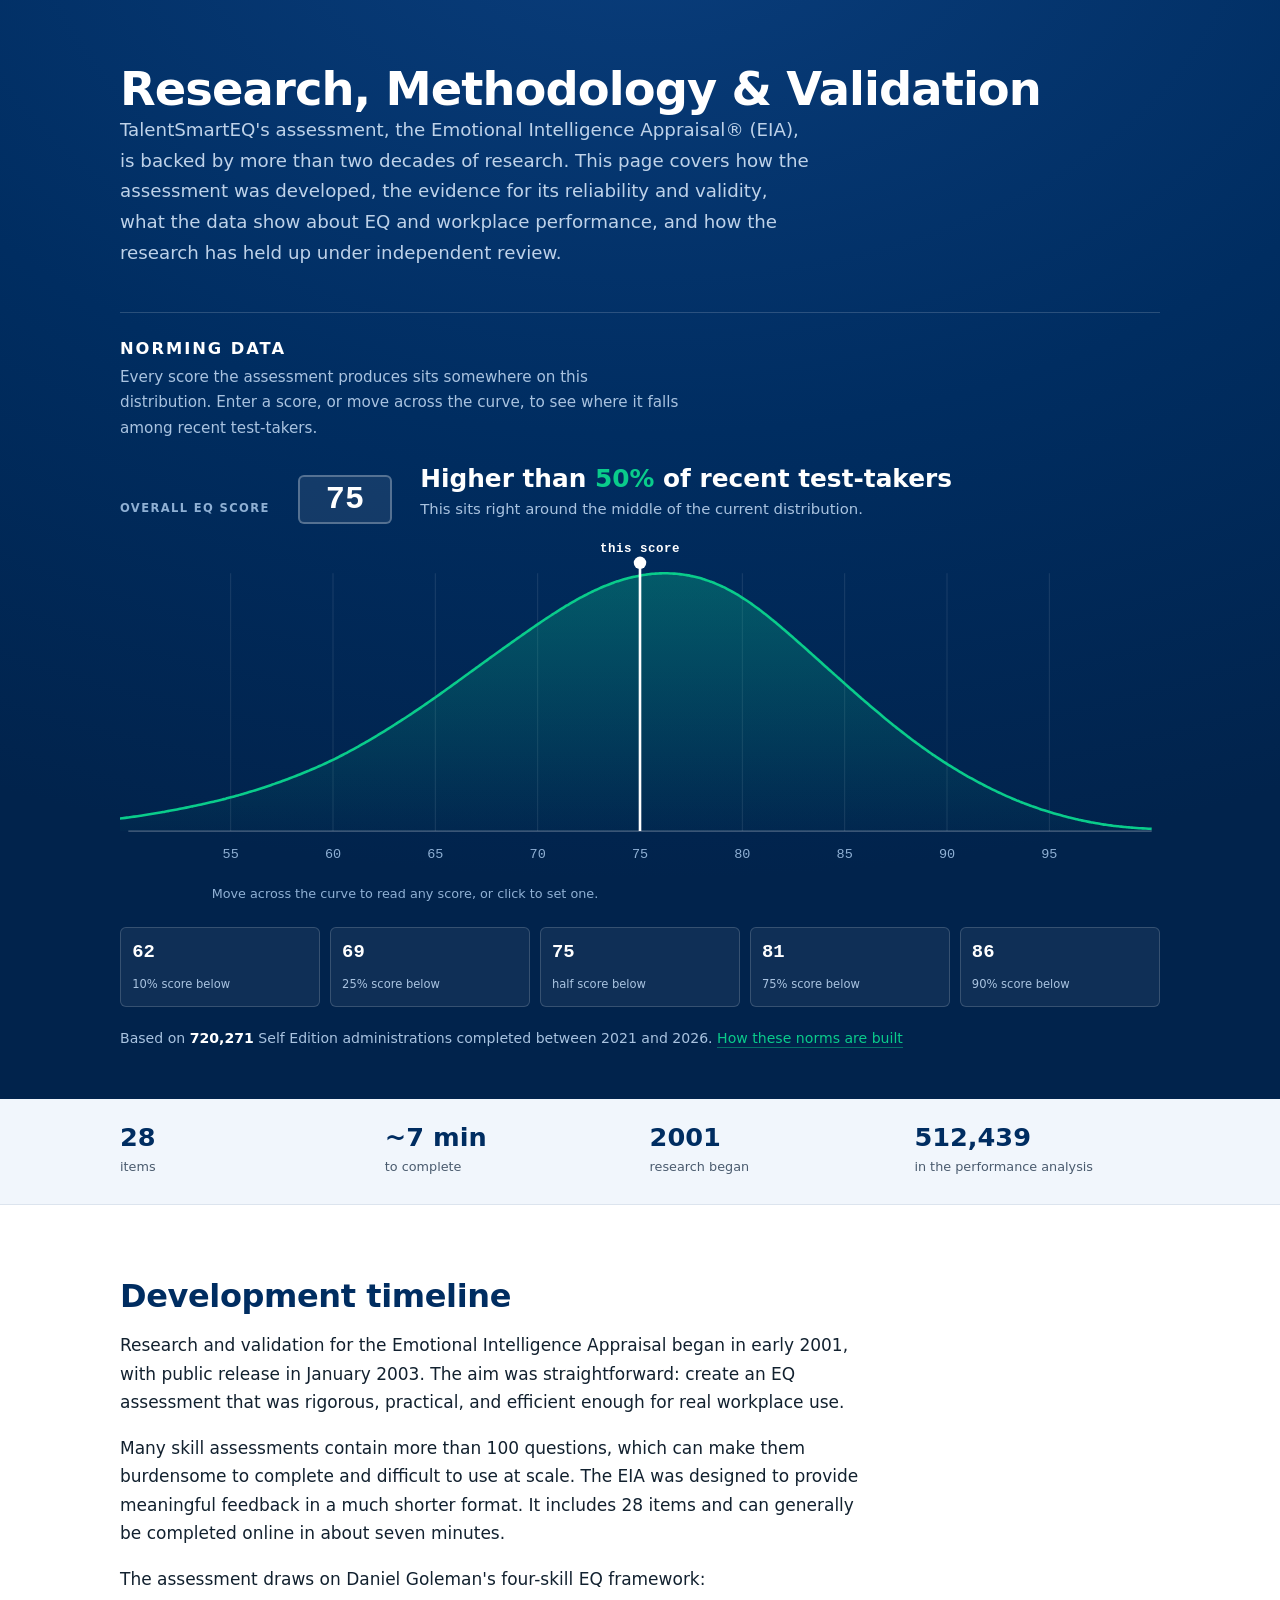
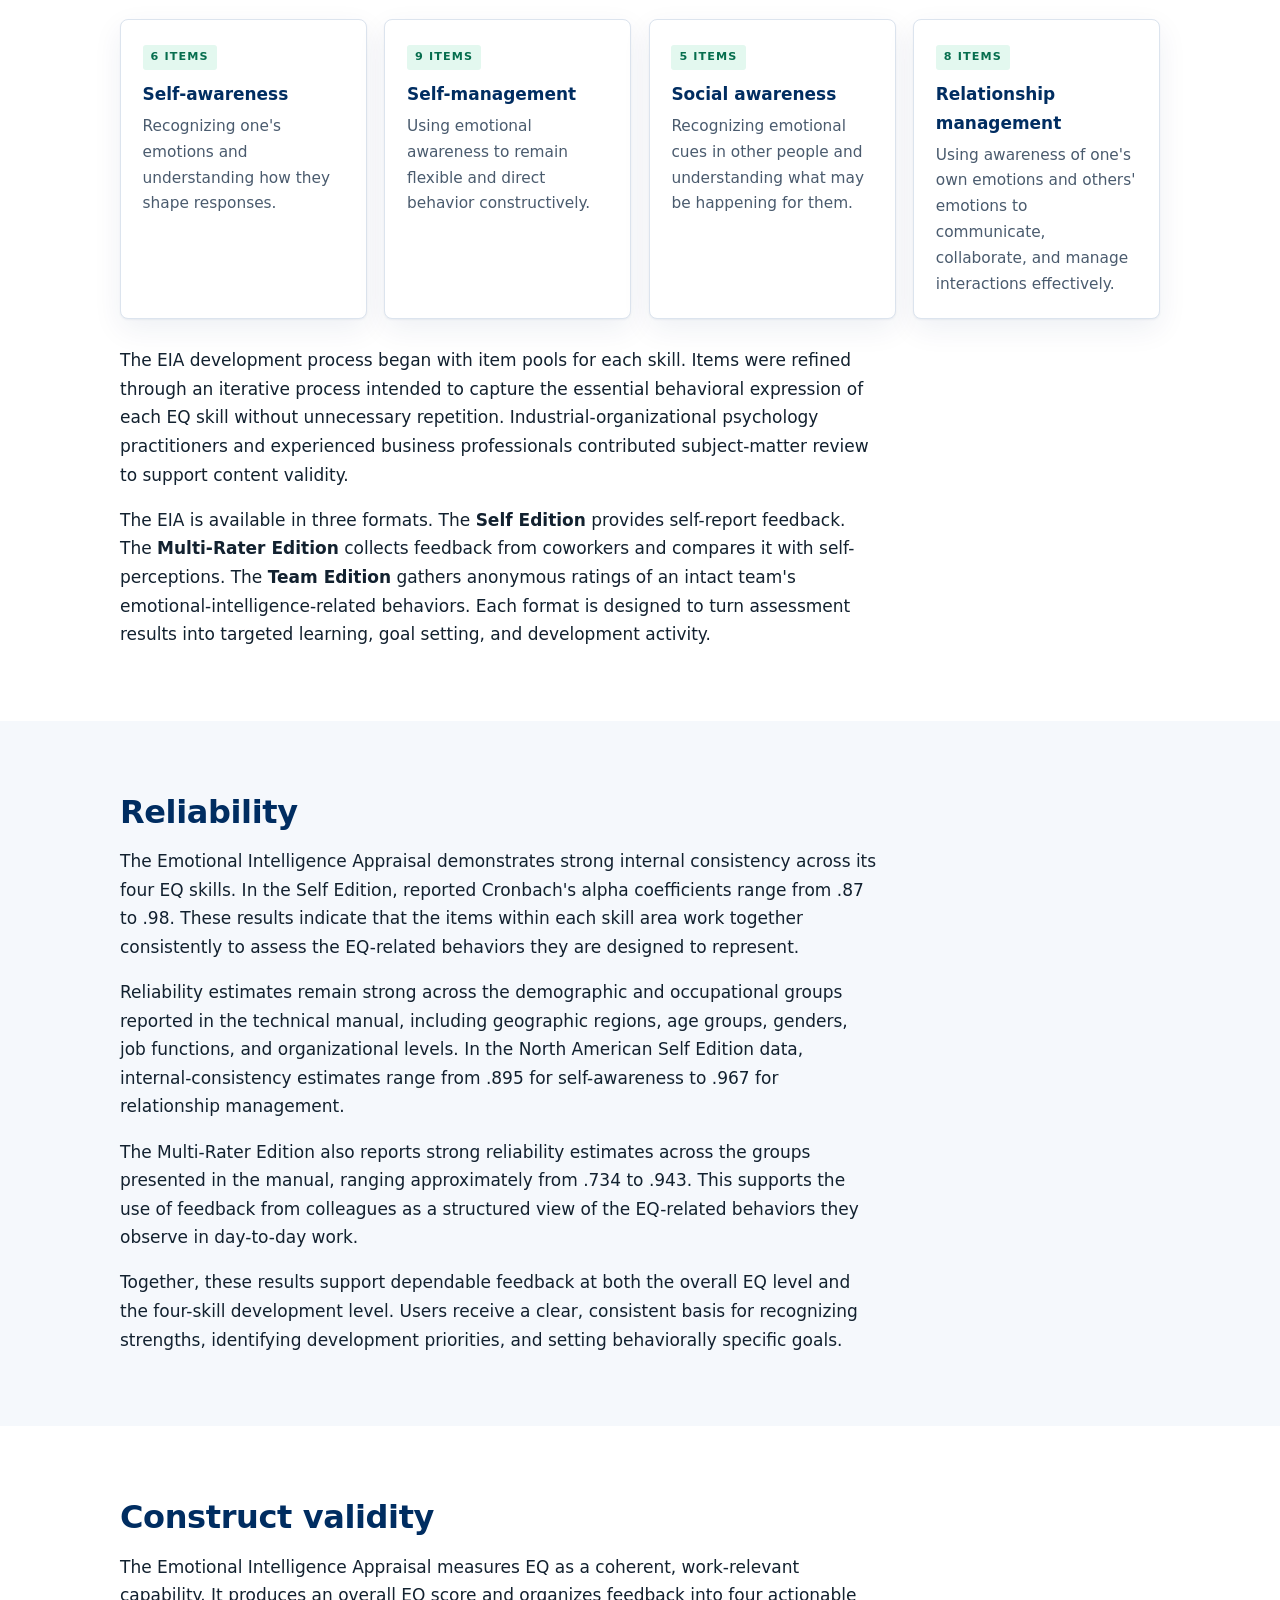
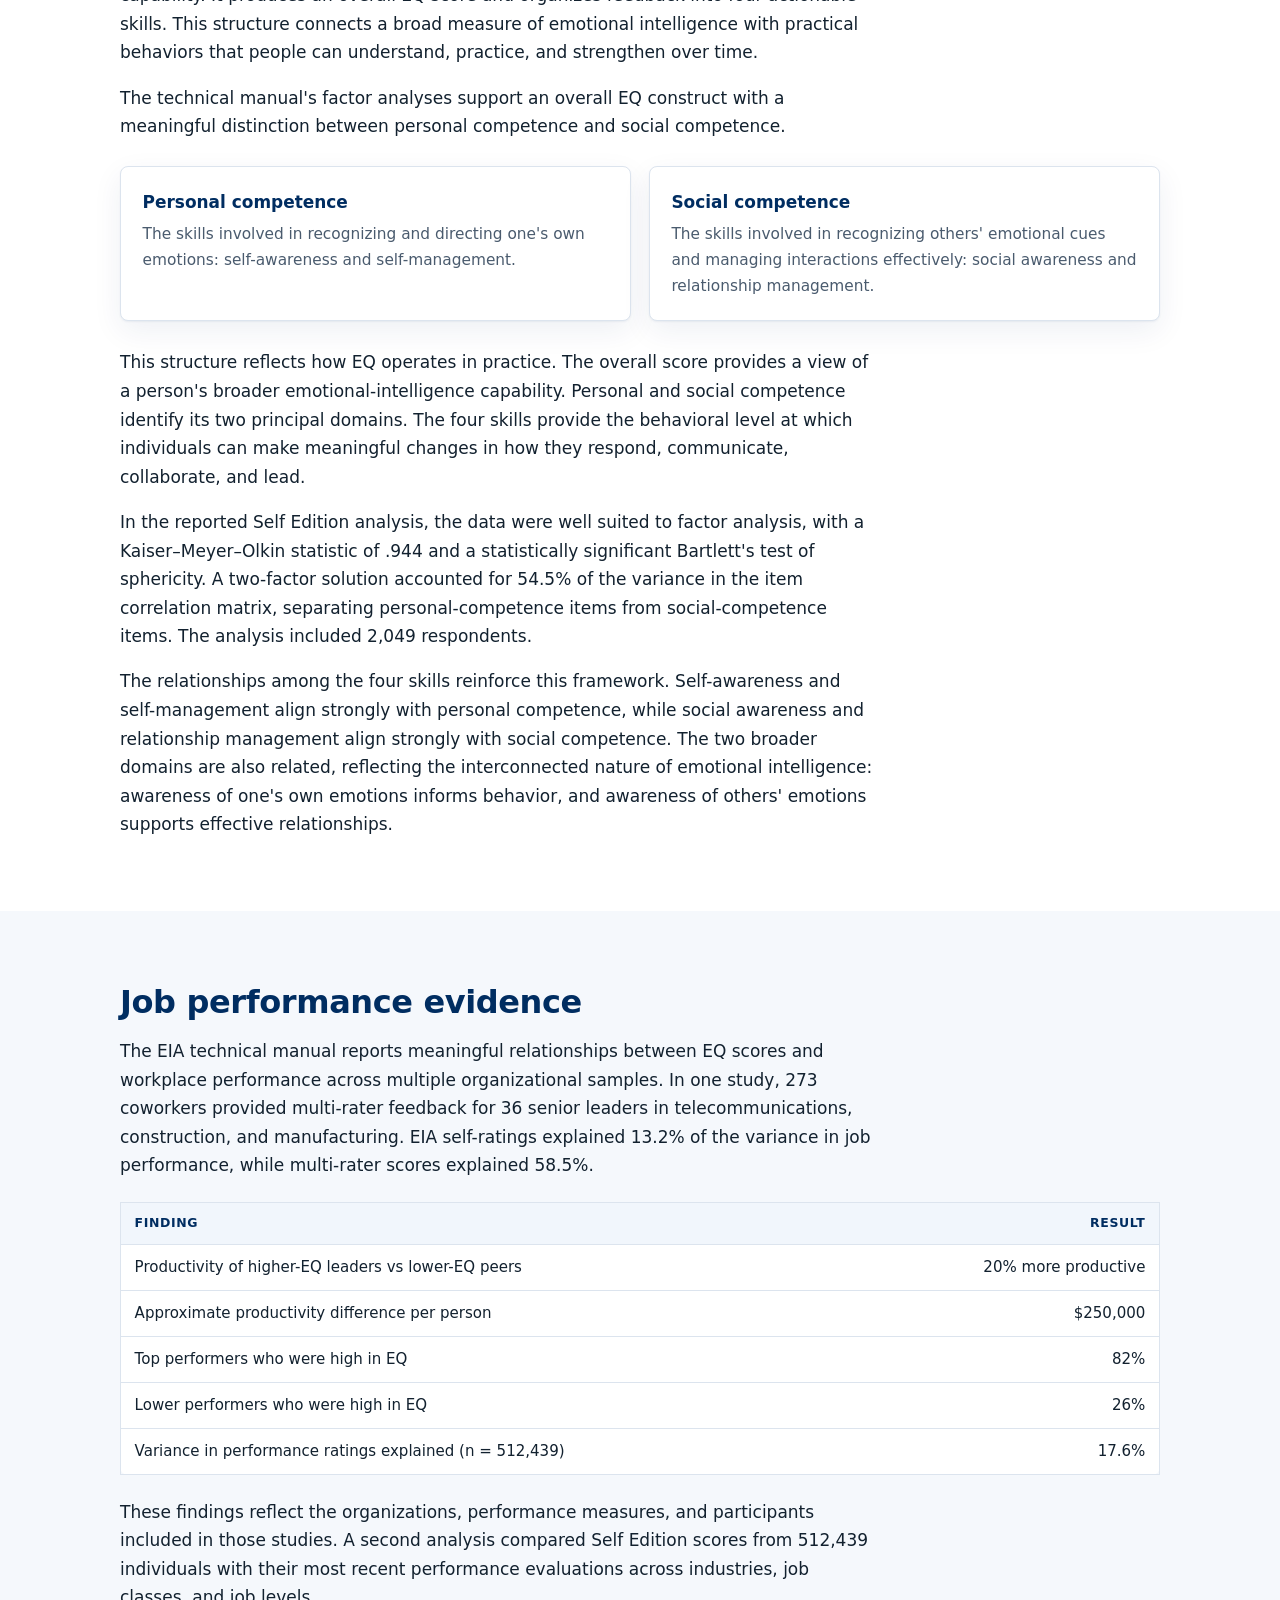
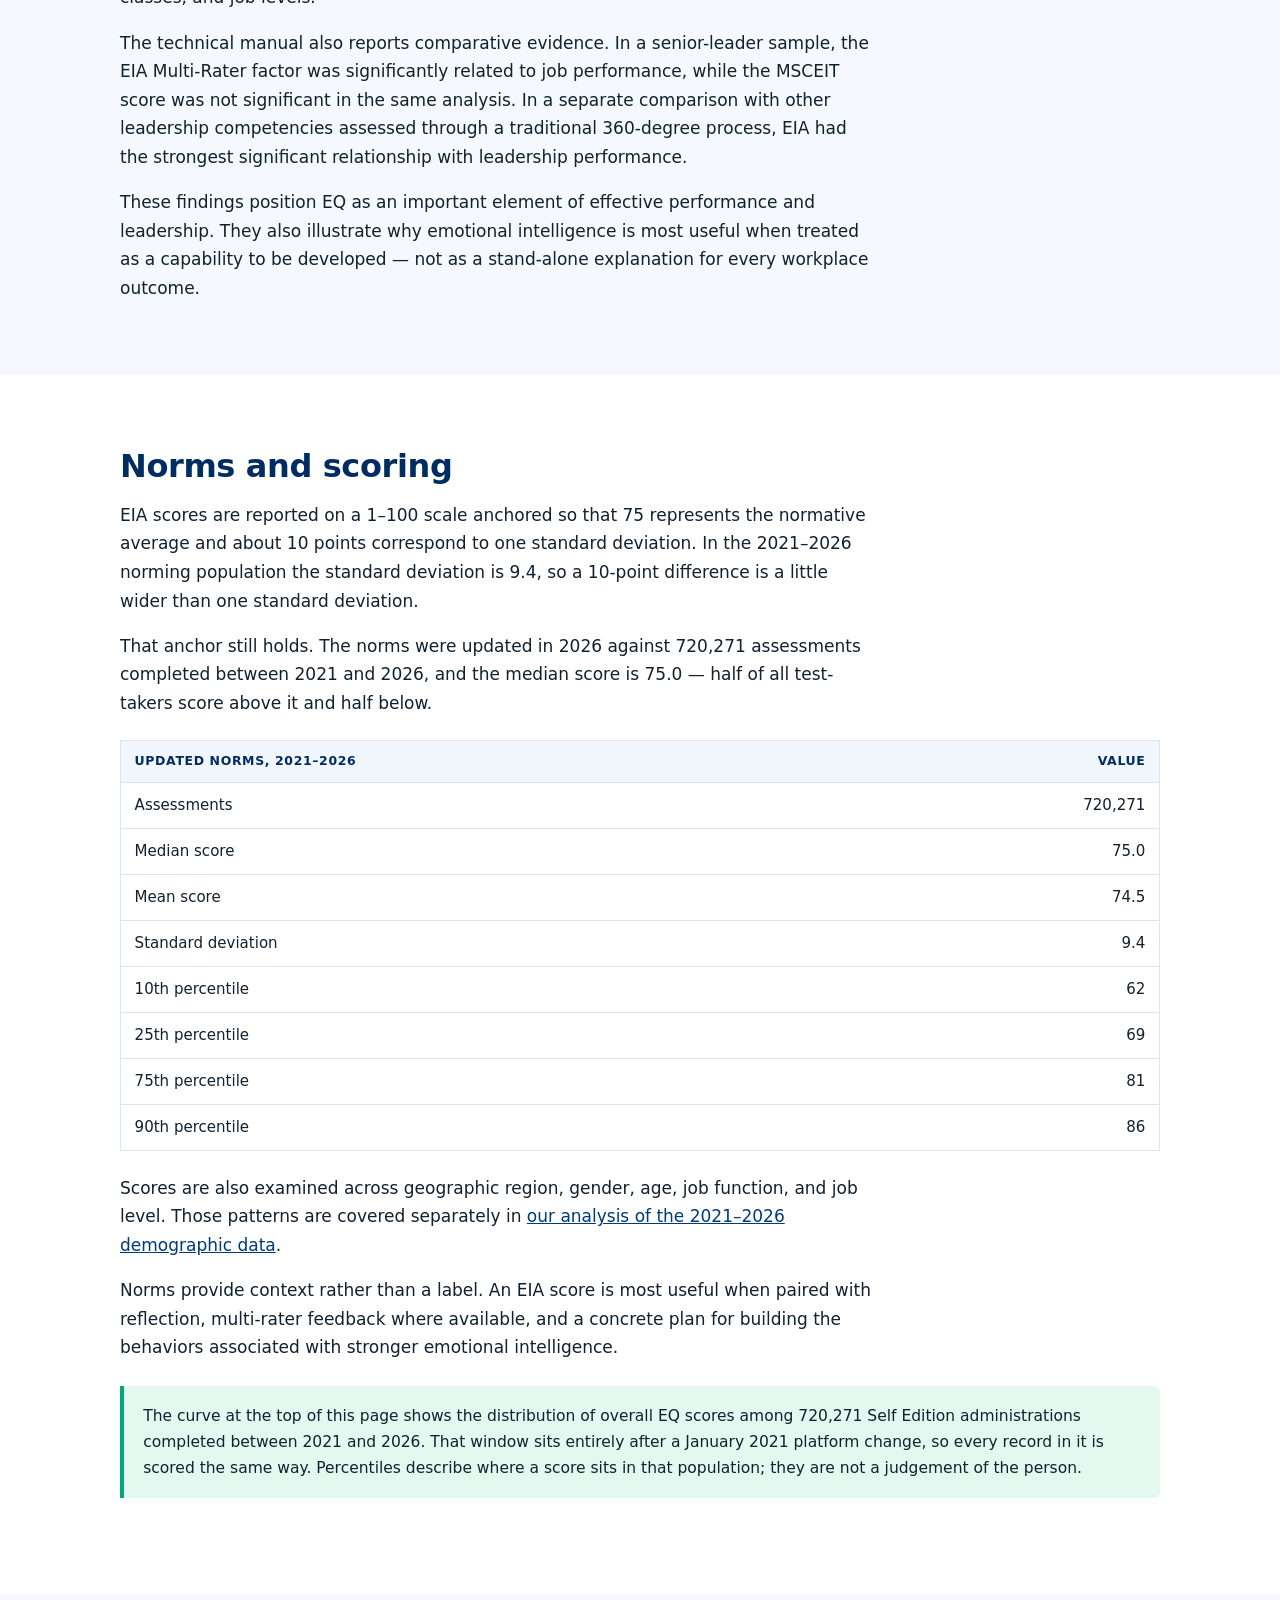
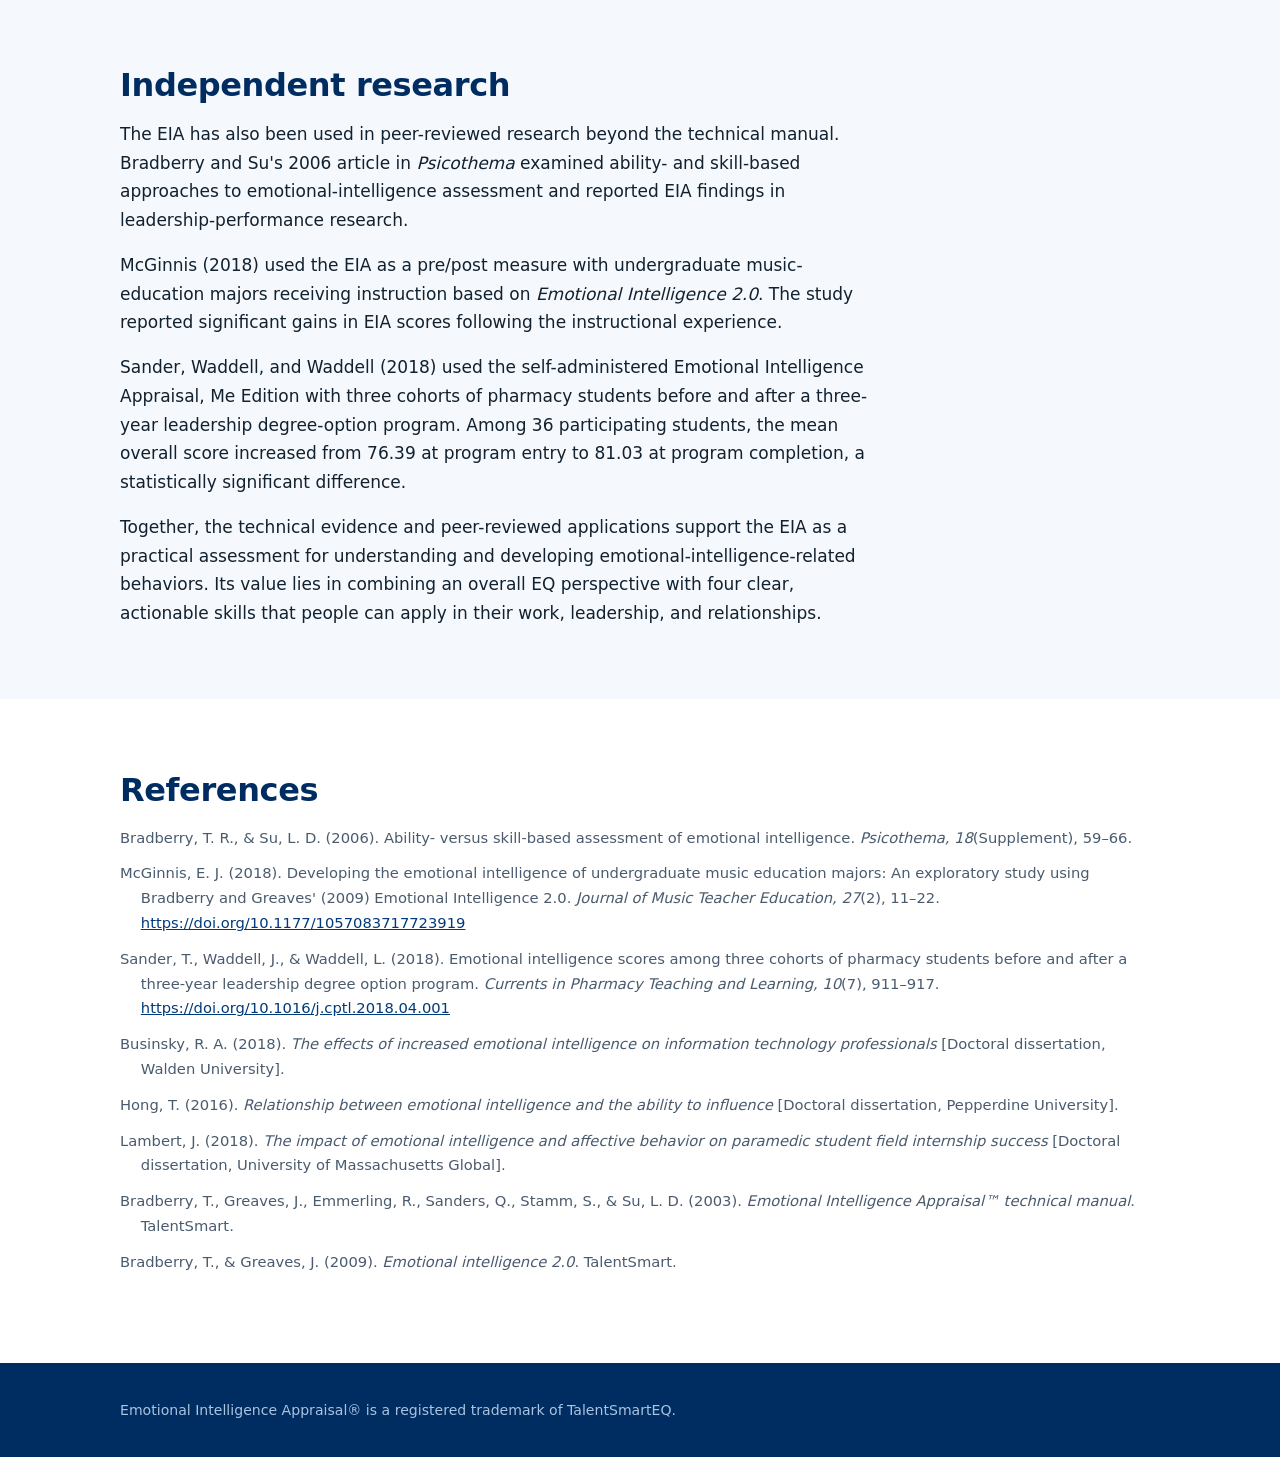
<file: index.html>
<!doctype html>
<html lang="en">
<head>
<meta charset="utf-8">
<meta name="viewport" content="width=device-width, initial-scale=1">
<title>Research, Methodology &amp; Validation | TalentSmartEQ</title>
<meta name="description" content="How the Emotional Intelligence Appraisal was developed, and the evidence for its reliability, validity, and relationship to workplace performance.">
<link rel="stylesheet" href="styles.css">
</head>
<body>

<header class="hero">
  <div class="shell">
    <h1>Research, Methodology &amp; Validation</h1>
    <p class="lede">TalentSmartEQ's assessment, the Emotional Intelligence Appraisal&reg; (EIA), is backed by
      more than two decades of research. This page covers how the assessment was developed, the evidence for
      its reliability and validity, what the data show about EQ and workplace performance, and how the research
      has held up under independent review.</p>

    <div class="explorer">
      <h2 class="hero-sub">Norming data</h2>
      <p class="hero-subnote">Every score the assessment produces sits somewhere on this distribution.
        Enter a score, or move across the curve, to see where it falls among recent test-takers.</p>

      <div class="explorer-entry">
        <label for="score">Overall EQ score</label>
        <input id="score" type="number" min="20" max="100" step="1" value="75" inputmode="numeric" aria-describedby="verdict">
        <div class="readout" id="verdict" aria-live="polite">
          <div class="big" id="line1">Higher than <em>51%</em> of recent test-takers</div>
          <div class="sec" id="line2">This sits right at the middle of the current distribution.</div>
        </div>
      </div>

      <div class="chartwrap">
        <svg id="chart" viewBox="0 0 1000 320" role="img"
             aria-label="Distribution of overall EQ scores among 720,271 test-takers from 2021 to 2026"></svg>
        <div class="tip" id="tip"></div>
      </div>

      <p class="hint">Move across the curve to read any score, or click to set one.</p>
      <div class="marks" id="marks"></div>

      <p class="basis">Based on <strong>720,271</strong> Self Edition administrations completed between 2021 and 2026.
        <a href="#norms">How these norms are built</a></p>
    </div>
  </div>
</header>

<div class="statband">
  <div class="shell stats">
    <div class="stat"><b>28</b><span>items</span></div>
    <div class="stat"><b>~7 min</b><span>to complete</span></div>
    <div class="stat"><b>2001</b><span>research began</span></div>
    <div class="stat"><b>512,439</b><span>in the performance analysis</span></div>
  </div>
</div>

<section>
  <div class="shell">
    <h2>Development timeline</h2>
    <p>Research and validation for the Emotional Intelligence Appraisal began in early 2001, with public release in January 2003. The aim was straightforward: create an EQ assessment that was rigorous, practical, and efficient enough for real workplace use.</p>
    <p>Many skill assessments contain more than 100 questions, which can make them burdensome to complete and difficult to use at scale. The EIA was designed to provide meaningful feedback in a much shorter format. It includes 28 items and can generally be completed online in about seven minutes.</p>
    <p>The assessment draws on Daniel Goleman's four-skill EQ framework:</p>

    <div class="grid four">
      <div class="card"><span class="tag">6 items</span><h3>Self-awareness</h3>
        <p>Recognizing one's emotions and understanding how they shape responses.</p></div>
      <div class="card"><span class="tag">9 items</span><h3>Self-management</h3>
        <p>Using emotional awareness to remain flexible and direct behavior constructively.</p></div>
      <div class="card"><span class="tag">5 items</span><h3>Social awareness</h3>
        <p>Recognizing emotional cues in other people and understanding what may be happening for them.</p></div>
      <div class="card"><span class="tag">8 items</span><h3>Relationship management</h3>
        <p>Using awareness of one's own emotions and others' emotions to communicate, collaborate, and manage interactions effectively.</p></div>
    </div>

    <p class="spaced">The EIA development process began with item pools for each skill. Items were refined through an iterative process intended to capture the essential behavioral expression of each EQ skill without unnecessary repetition. Industrial-organizational psychology practitioners and experienced business professionals contributed subject-matter review to support content validity.</p>
    <p>The EIA is available in three formats. The <strong>Self Edition</strong> provides self-report feedback. The <strong>Multi-Rater Edition</strong> collects feedback from coworkers and compares it with self-perceptions. The <strong>Team Edition</strong> gathers anonymous ratings of an intact team's emotional-intelligence-related behaviors. Each format is designed to turn assessment results into targeted learning, goal setting, and development activity.</p>
  </div>
</section>

<section class="tint">
  <div class="shell">
    <h2>Reliability</h2>
    <p>The Emotional Intelligence Appraisal demonstrates strong internal consistency across its four EQ skills. In the Self Edition, reported Cronbach's alpha coefficients range from .87 to .98. These results indicate that the items within each skill area work together consistently to assess the EQ-related behaviors they are designed to represent.</p>
    <p>Reliability estimates remain strong across the demographic and occupational groups reported in the technical manual, including geographic regions, age groups, genders, job functions, and organizational levels. In the North American Self Edition data, internal-consistency estimates range from .895 for self-awareness to .967 for relationship management.</p>
    <p>The Multi-Rater Edition also reports strong reliability estimates across the groups presented in the manual, ranging approximately from .734 to .943. This supports the use of feedback from colleagues as a structured view of the EQ-related behaviors they observe in day-to-day work.</p>
    <p>Together, these results support dependable feedback at both the overall EQ level and the four-skill development level. Users receive a clear, consistent basis for recognizing strengths, identifying development priorities, and setting behaviorally specific goals.</p>
  </div>
</section>

<section>
  <div class="shell">
    <h2>Construct validity</h2>
    <p>The Emotional Intelligence Appraisal measures EQ as a coherent, work-relevant capability. It produces an overall EQ score and organizes feedback into four actionable skills. This structure connects a broad measure of emotional intelligence with practical behaviors that people can understand, practice, and strengthen over time.</p>
    <p>The technical manual's factor analyses support an overall EQ construct with a meaningful distinction between personal competence and social competence.</p>

    <div class="grid two">
      <div class="card"><h3>Personal competence</h3>
        <p>The skills involved in recognizing and directing one's own emotions: self-awareness and self-management.</p></div>
      <div class="card"><h3>Social competence</h3>
        <p>The skills involved in recognizing others' emotional cues and managing interactions effectively: social awareness and relationship management.</p></div>
    </div>

    <p class="spaced">This structure reflects how EQ operates in practice. The overall score provides a view of a person's broader emotional-intelligence capability. Personal and social competence identify its two principal domains. The four skills provide the behavioral level at which individuals can make meaningful changes in how they respond, communicate, collaborate, and lead.</p>
    <p>In the reported Self Edition analysis, the data were well suited to factor analysis, with a Kaiser&ndash;Meyer&ndash;Olkin statistic of .944 and a statistically significant Bartlett's test of sphericity. A two-factor solution accounted for 54.5% of the variance in the item correlation matrix, separating personal-competence items from social-competence items. The analysis included 2,049 respondents.</p>
    <p>The relationships among the four skills reinforce this framework. Self-awareness and self-management align strongly with personal competence, while social awareness and relationship management align strongly with social competence. The two broader domains are also related, reflecting the interconnected nature of emotional intelligence: awareness of one's own emotions informs behavior, and awareness of others' emotions supports effective relationships.</p>
  </div>
</section>

<section class="tint">
  <div class="shell">
    <h2>Job performance evidence</h2>
    <p>The EIA technical manual reports meaningful relationships between EQ scores and workplace performance across multiple organizational samples. In one study, 273 coworkers provided multi-rater feedback for 36 senior leaders in telecommunications, construction, and manufacturing. EIA self-ratings explained 13.2% of the variance in job performance, while multi-rater scores explained 58.5%.</p>

    <div class="scroll">
      <table>
        <thead><tr><th>Finding</th><th>Result</th></tr></thead>
        <tbody>
          <tr><td>Productivity of higher-EQ leaders vs lower-EQ peers</td><td>20% more productive</td></tr>
          <tr><td>Approximate productivity difference per person</td><td>$250,000</td></tr>
          <tr><td>Top performers who were high in EQ</td><td>82%</td></tr>
          <tr><td>Lower performers who were high in EQ</td><td>26%</td></tr>
          <tr><td>Variance in performance ratings explained (n = 512,439)</td><td>17.6%</td></tr>
        </tbody>
      </table>
    </div>

    <p>These findings reflect the organizations, performance measures, and participants included in those studies. A second analysis compared Self Edition scores from 512,439 individuals with their most recent performance evaluations across industries, job classes, and job levels.</p>

    <p>The technical manual also reports comparative evidence. In a senior-leader sample, the EIA Multi-Rater factor was significantly related to job performance, while the MSCEIT score was not significant in the same analysis. In a separate comparison with other leadership competencies assessed through a traditional 360-degree process, EIA had the strongest significant relationship with leadership performance.</p>
    <p>These findings position EQ as an important element of effective performance and leadership. They also illustrate why emotional intelligence is most useful when treated as a capability to be developed &mdash; not as a stand-alone explanation for every workplace outcome.</p>
  </div>
</section>

<section id="norms">
  <div class="shell">
    <h2>Norms and scoring</h2>
    <p>EIA scores are reported on a 1&ndash;100 scale anchored so that 75 represents the normative average and about 10 points correspond to one standard deviation. In the 2021&ndash;2026 norming population the standard deviation is 9.4, so a 10-point difference is a little wider than one standard deviation.</p>

    <p>That anchor still holds. The norms were updated in 2026 against 720,271 assessments completed between
      2021 and 2026, and the median score is 75.0 &mdash; half of all test-takers score above it and half below.</p>

    <div class="scroll">
      <table>
        <thead><tr><th>Updated norms, 2021&ndash;2026</th><th>Value</th></tr></thead>
        <tbody>
          <tr><td>Assessments</td><td>720,271</td></tr>
          <tr><td>Median score</td><td>75.0</td></tr>
          <tr><td>Mean score</td><td>74.5</td></tr>
          <tr><td>Standard deviation</td><td>9.4</td></tr>
          <tr><td>10th percentile</td><td>62</td></tr>
          <tr><td>25th percentile</td><td>69</td></tr>
          <tr><td>75th percentile</td><td>81</td></tr>
          <tr><td>90th percentile</td><td>86</td></tr>
        </tbody>
      </table>
    </div>
    <!-- TODO before publishing: replace href="#" with the demographics article URL. -->
    <p>Scores are also examined across geographic region, gender, age, job function, and job level. Those patterns are covered separately in <a href="#">our analysis of the 2021&ndash;2026 demographic data</a>.</p>
    <p>Norms provide context rather than a label. An EIA score is most useful when paired with reflection, multi-rater feedback where available, and a concrete plan for building the behaviors associated with stronger emotional intelligence.</p>

    <div class="callout">
      <p>The curve at the top of this page shows the distribution of overall EQ scores among 720,271 Self Edition
        administrations completed between 2021 and 2026. That window sits entirely after a January 2021 platform
        change, so every record in it is scored the same way. Percentiles describe where a score sits in that
        population; they are not a judgement of the person.</p>
    </div>
  </div>
</section>

<section class="tint">
  <div class="shell">
    <h2>Independent research</h2>
    <p>The EIA has also been used in peer-reviewed research beyond the technical manual. Bradberry and Su's 2006 article in <em>Psicothema</em> examined ability- and skill-based approaches to emotional-intelligence assessment and reported EIA findings in leadership-performance research.</p>
    <p>McGinnis (2018) used the EIA as a pre/post measure with undergraduate music-education majors receiving instruction based on <em>Emotional Intelligence 2.0</em>. The study reported significant gains in EIA scores following the instructional experience.</p>
    <p>Sander, Waddell, and Waddell (2018) used the self-administered Emotional Intelligence Appraisal, Me Edition with three cohorts of pharmacy students before and after a three-year leadership degree-option program. Among 36 participating students, the mean overall score increased from 76.39 at program entry to 81.03 at program completion, a statistically significant difference.</p>
    <p>Together, the technical evidence and peer-reviewed applications support the EIA as a practical assessment for understanding and developing emotional-intelligence-related behaviors. Its value lies in combining an overall EQ perspective with four clear, actionable skills that people can apply in their work, leadership, and relationships.</p>
  </div>
</section>

<section>
  <div class="shell">
    <h2>References</h2>
    <ul class="refs">
      <li>Bradberry, T. R., &amp; Su, L. D. (2006). Ability- versus skill-based assessment of emotional intelligence. <em>Psicothema, 18</em>(Supplement), 59&ndash;66.</li>
      <li>McGinnis, E. J. (2018). Developing the emotional intelligence of undergraduate music education majors: An exploratory study using Bradberry and Greaves' (2009) Emotional Intelligence 2.0. <em>Journal of Music Teacher Education, 27</em>(2), 11&ndash;22. <a href="https://doi.org/10.1177/1057083717723919">https://doi.org/10.1177/1057083717723919</a></li>
      <li>Sander, T., Waddell, J., &amp; Waddell, L. (2018). Emotional intelligence scores among three cohorts of pharmacy students before and after a three-year leadership degree option program. <em>Currents in Pharmacy Teaching and Learning, 10</em>(7), 911&ndash;917. <a href="https://doi.org/10.1016/j.cptl.2018.04.001">https://doi.org/10.1016/j.cptl.2018.04.001</a></li>
      <li>Businsky, R. A. (2018). <em>The effects of increased emotional intelligence on information technology professionals</em> [Doctoral dissertation, Walden University].</li>
      <li>Hong, T. (2016). <em>Relationship between emotional intelligence and the ability to influence</em> [Doctoral dissertation, Pepperdine University].</li>
      <li>Lambert, J. (2018). <em>The impact of emotional intelligence and affective behavior on paramedic student field internship success</em> [Doctoral dissertation, University of Massachusetts Global].</li>
      <li>Bradberry, T., Greaves, J., Emmerling, R., Sanders, Q., Stamm, S., &amp; Su, L. D. (2003). <em>Emotional Intelligence Appraisal&trade; technical manual</em>. TalentSmart.</li>
      <li>Bradberry, T., &amp; Greaves, J. (2009). <em>Emotional intelligence 2.0</em>. TalentSmart.</li>
    </ul>
  </div>
</section>

<footer>
  <div class="shell">
    <p>Emotional Intelligence Appraisal&reg; is a registered trademark of TalentSmartEQ.</p>
  </div>
</footer>

<script src="eq-distribution.js"></script>
<script src="score-explorer.js"></script>
</body>
</html>
</file>
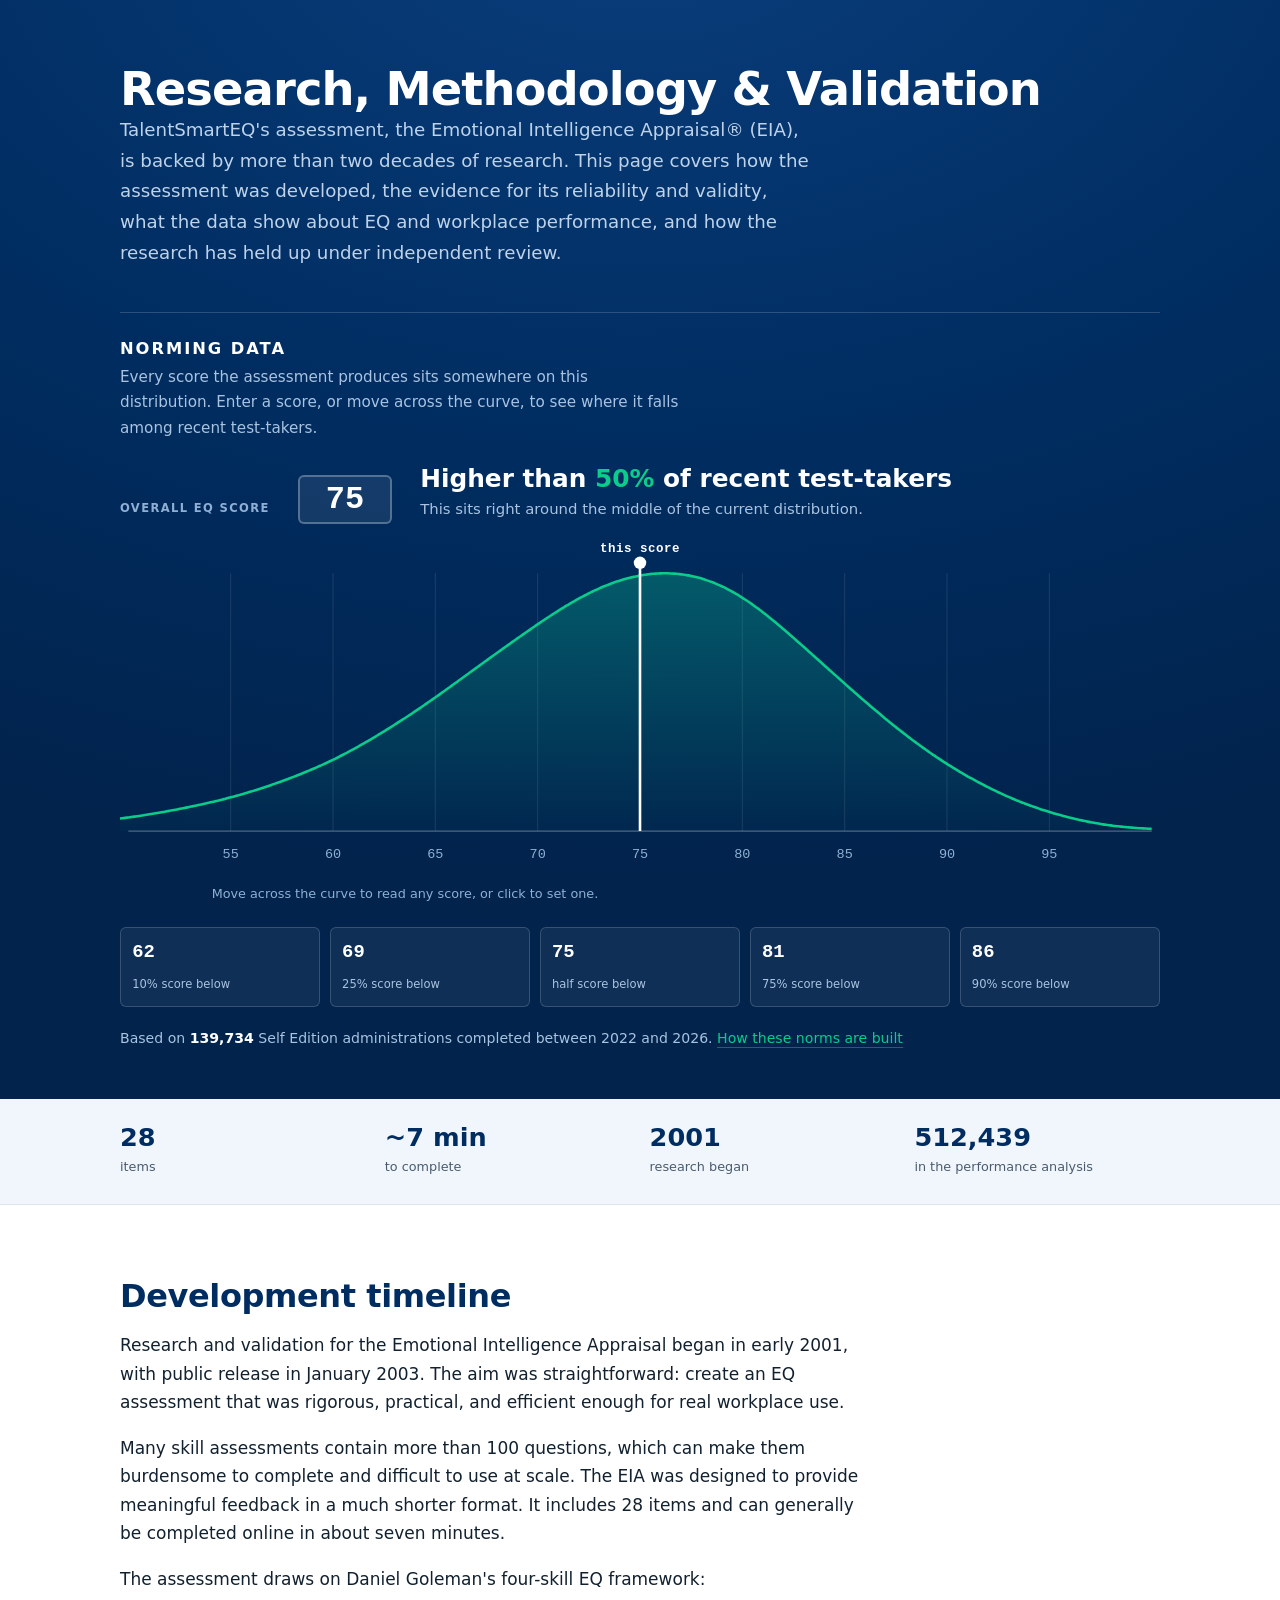
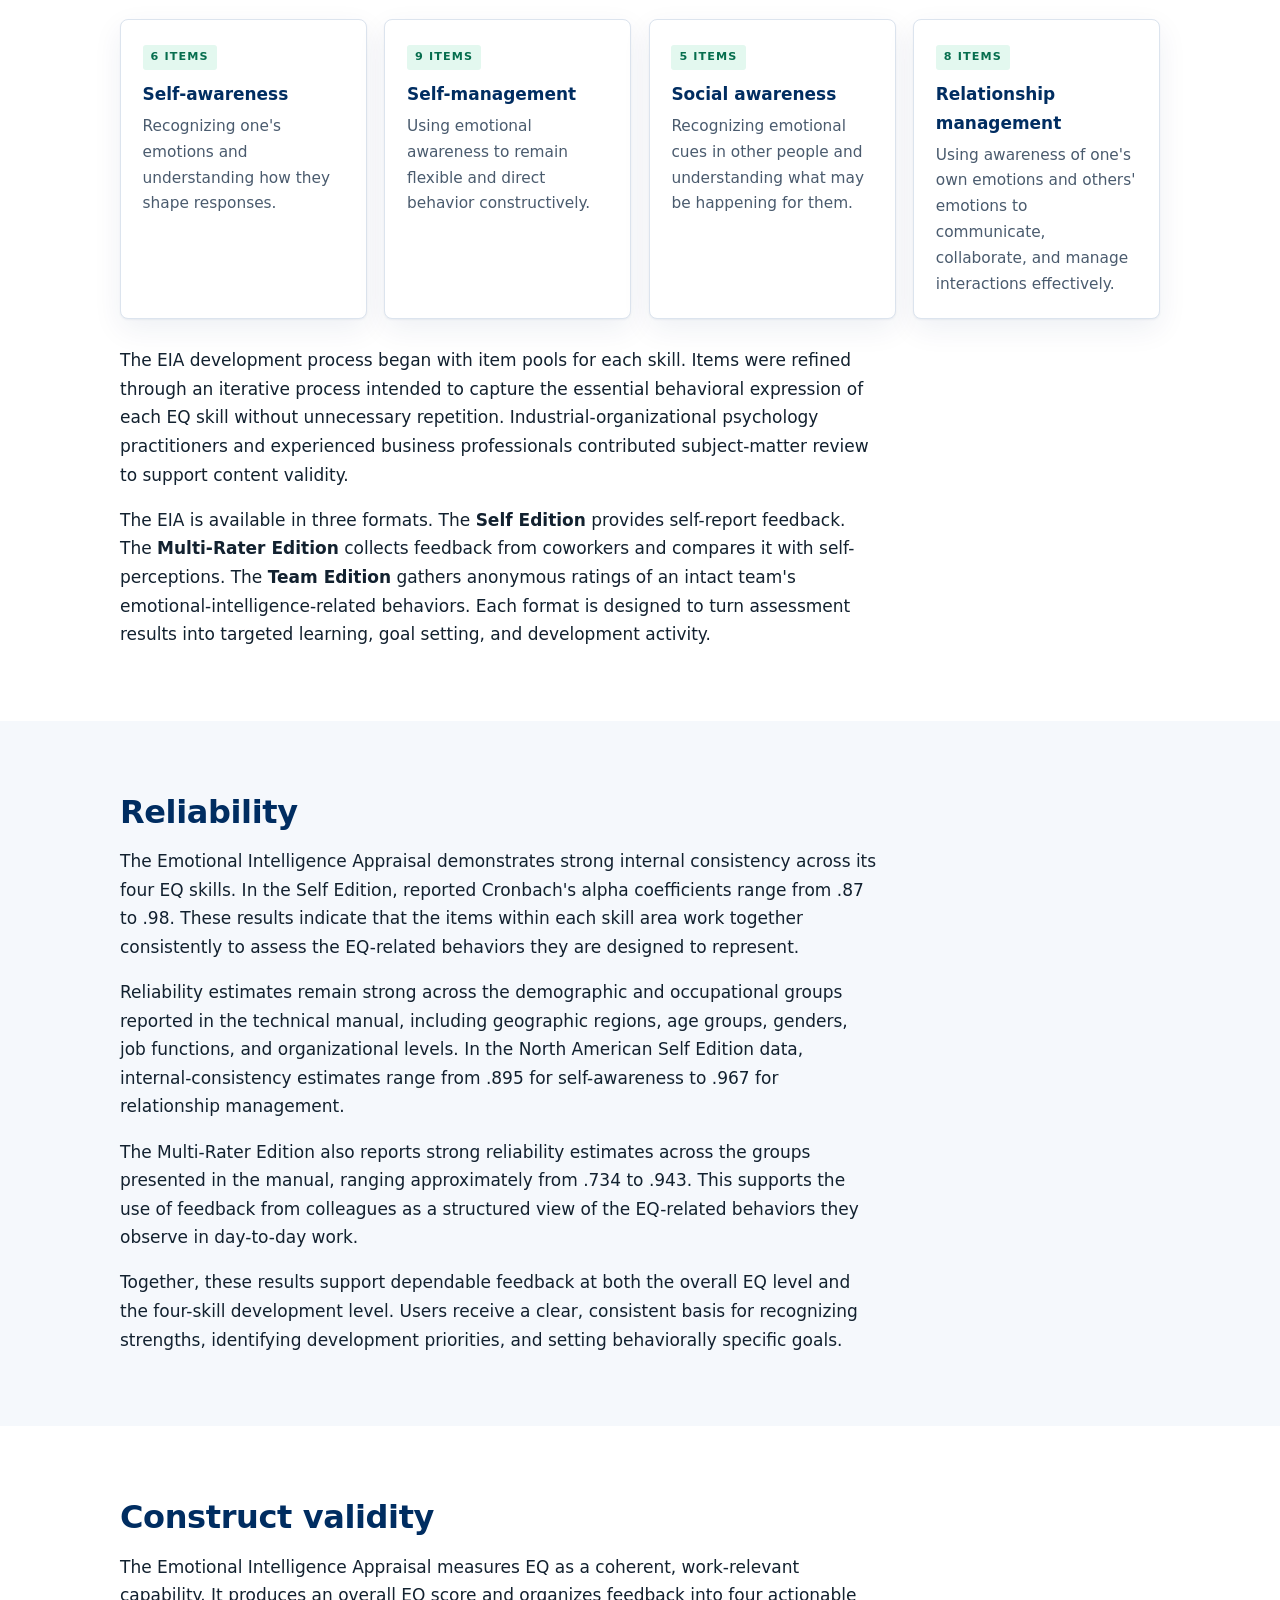
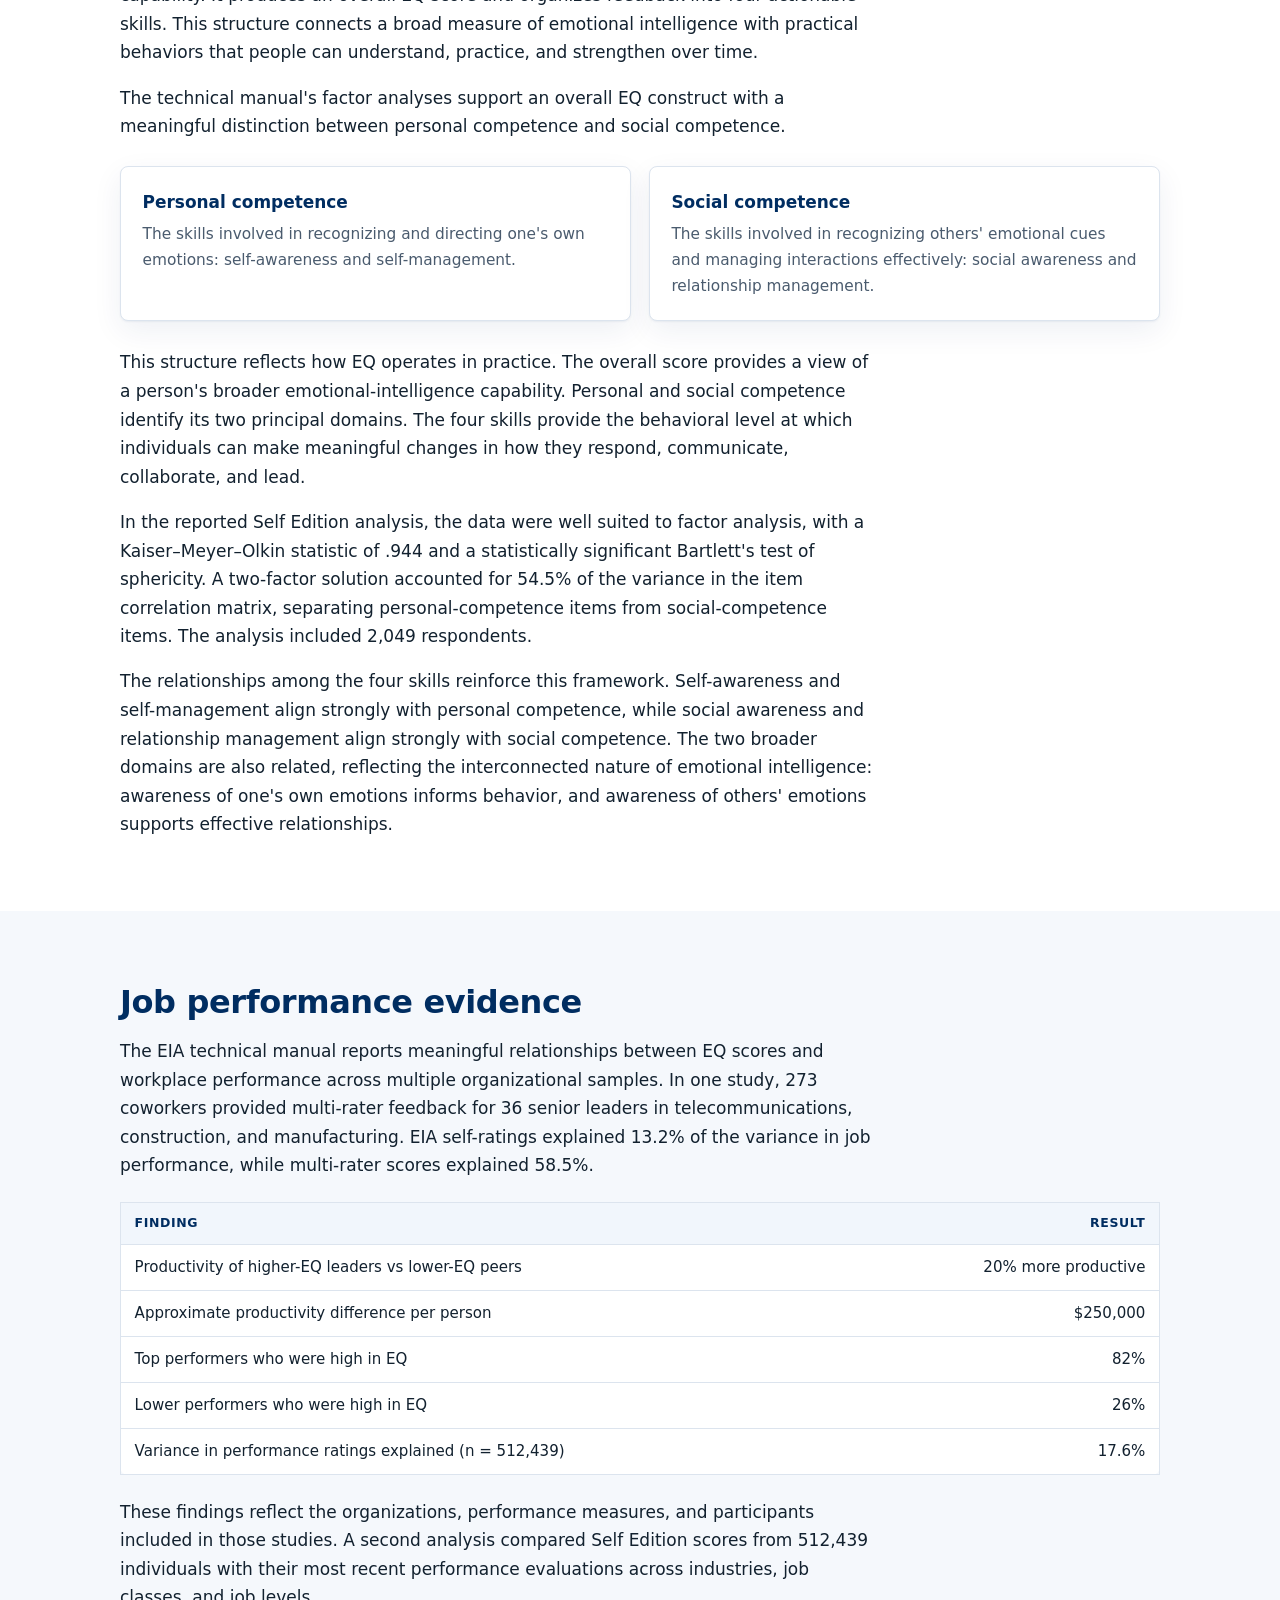
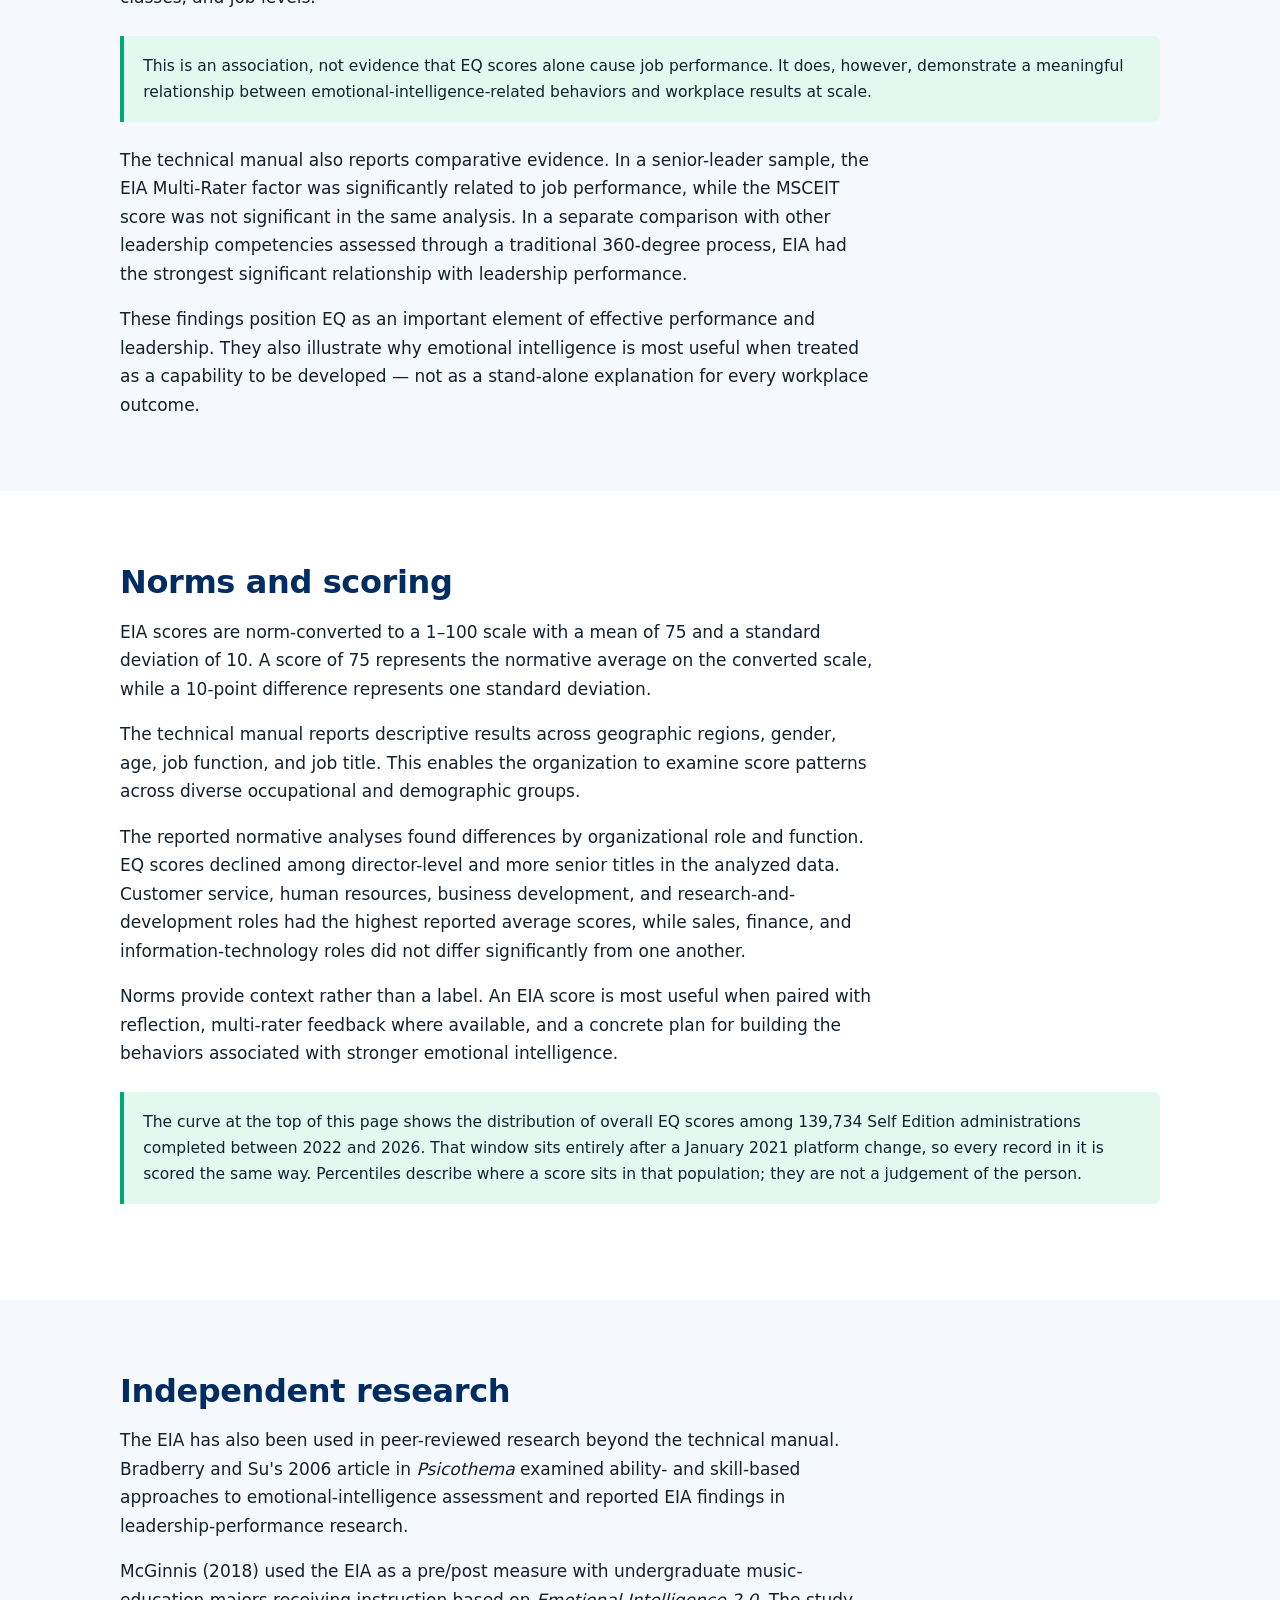
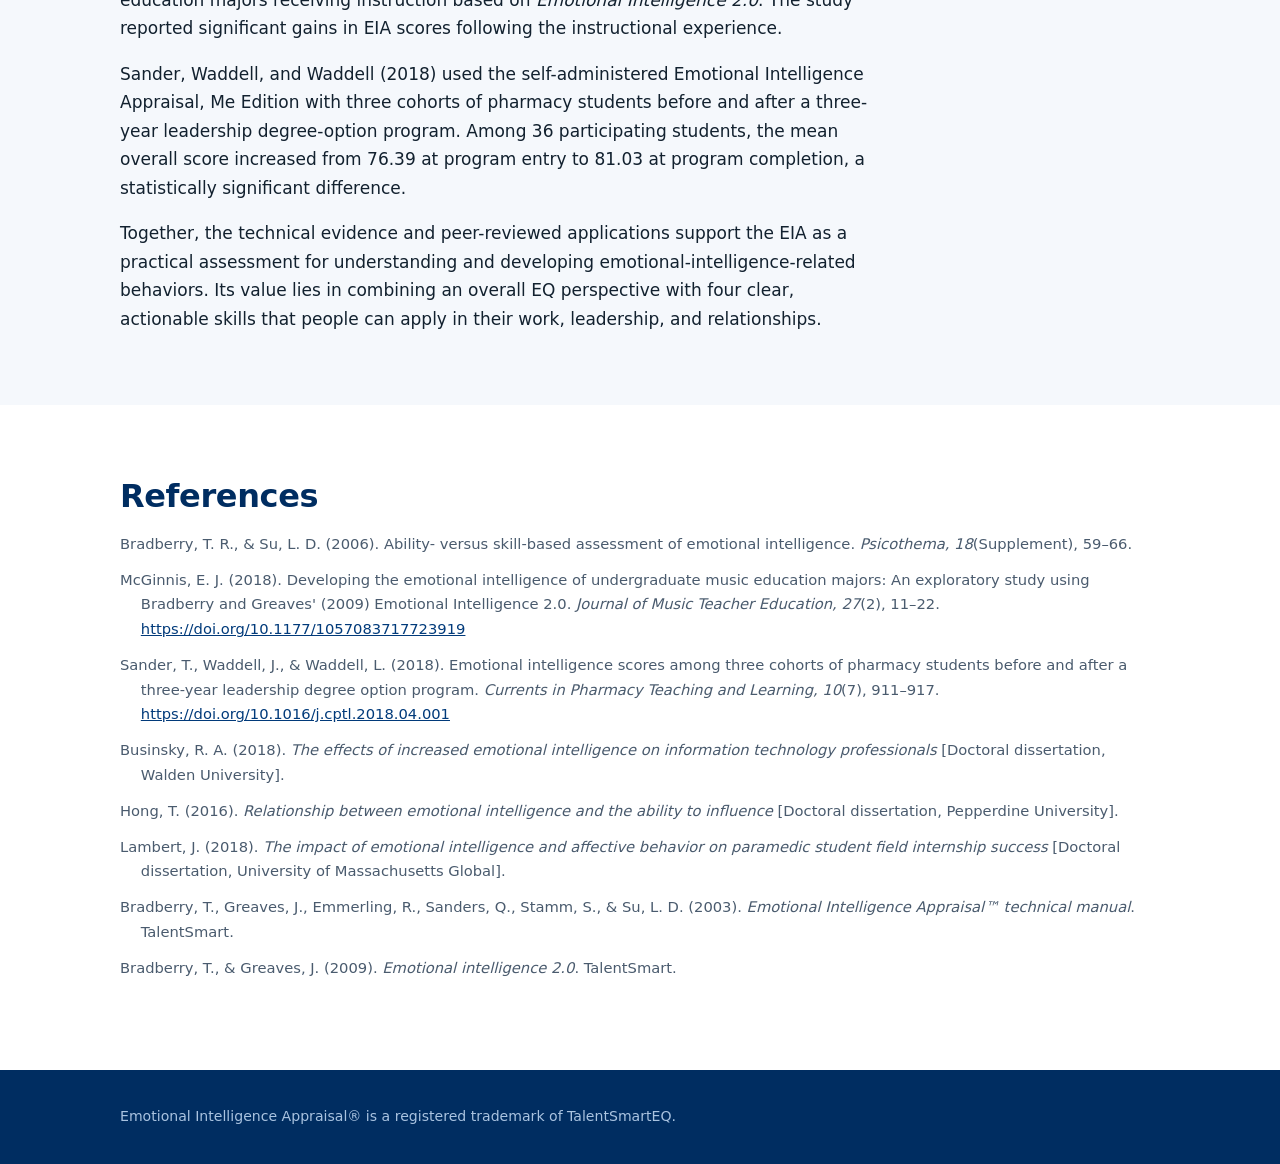
<file: _local_backup_index_20260826.html>
<!doctype html>
<html lang="en">
<head>
<meta charset="utf-8">
<meta name="viewport" content="width=device-width, initial-scale=1">
<title>Research, Methodology &amp; Validation | TalentSmartEQ</title>
<meta name="description" content="How the Emotional Intelligence Appraisal was developed, and the evidence for its reliability, validity, and relationship to workplace performance.">
<link rel="stylesheet" href="styles.css">
</head>
<body>

<header class="hero">
  <div class="shell">
    <h1>Research, Methodology &amp; Validation</h1>
    <p class="lede">TalentSmartEQ's assessment, the Emotional Intelligence Appraisal&reg; (EIA), is backed by
      more than two decades of research. This page covers how the assessment was developed, the evidence for
      its reliability and validity, what the data show about EQ and workplace performance, and how the research
      has held up under independent review.</p>

    <div class="explorer">
      <h2 class="hero-sub">Norming data</h2>
      <p class="hero-subnote">Every score the assessment produces sits somewhere on this distribution.
        Enter a score, or move across the curve, to see where it falls among recent test-takers.</p>

      <div class="explorer-entry">
        <label for="score">Overall EQ score</label>
        <input id="score" type="number" min="20" max="100" step="1" value="75" inputmode="numeric" aria-describedby="verdict">
        <div class="readout" id="verdict" aria-live="polite">
          <div class="big" id="line1">Higher than <em>41%</em> of recent test-takers</div>
          <div class="sec" id="line2">This sits a little below the middle of the current distribution.</div>
        </div>
      </div>

      <div class="chartwrap">
        <svg id="chart" viewBox="0 0 1000 320" role="img"
             aria-label="Distribution of overall EQ scores among 139,734 test-takers from 2022 to 2026"></svg>
        <div class="tip" id="tip"></div>
      </div>

      <p class="hint">Move across the curve to read any score, or click to set one.</p>
      <div class="marks" id="marks"></div>

      <p class="basis">Based on <strong>139,734</strong> Self Edition administrations completed between 2022 and 2026.
        <a href="#norms">How these norms are built</a></p>
    </div>
  </div>
</header>

<div class="statband">
  <div class="shell stats">
    <div class="stat"><b>28</b><span>items</span></div>
    <div class="stat"><b>~7 min</b><span>to complete</span></div>
    <div class="stat"><b>2001</b><span>research began</span></div>
    <div class="stat"><b>512,439</b><span>in the performance analysis</span></div>
  </div>
</div>

<section>
  <div class="shell">
    <h2>Development timeline</h2>
    <p>Research and validation for the Emotional Intelligence Appraisal began in early 2001, with public release in January 2003. The aim was straightforward: create an EQ assessment that was rigorous, practical, and efficient enough for real workplace use.</p>
    <p>Many skill assessments contain more than 100 questions, which can make them burdensome to complete and difficult to use at scale. The EIA was designed to provide meaningful feedback in a much shorter format. It includes 28 items and can generally be completed online in about seven minutes.</p>
    <p>The assessment draws on Daniel Goleman's four-skill EQ framework:</p>

    <div class="grid four">
      <div class="card"><span class="tag">6 items</span><h3>Self-awareness</h3>
        <p>Recognizing one's emotions and understanding how they shape responses.</p></div>
      <div class="card"><span class="tag">9 items</span><h3>Self-management</h3>
        <p>Using emotional awareness to remain flexible and direct behavior constructively.</p></div>
      <div class="card"><span class="tag">5 items</span><h3>Social awareness</h3>
        <p>Recognizing emotional cues in other people and understanding what may be happening for them.</p></div>
      <div class="card"><span class="tag">8 items</span><h3>Relationship management</h3>
        <p>Using awareness of one's own emotions and others' emotions to communicate, collaborate, and manage interactions effectively.</p></div>
    </div>

    <p class="spaced">The EIA development process began with item pools for each skill. Items were refined through an iterative process intended to capture the essential behavioral expression of each EQ skill without unnecessary repetition. Industrial-organizational psychology practitioners and experienced business professionals contributed subject-matter review to support content validity.</p>
    <p>The EIA is available in three formats. The <strong>Self Edition</strong> provides self-report feedback. The <strong>Multi-Rater Edition</strong> collects feedback from coworkers and compares it with self-perceptions. The <strong>Team Edition</strong> gathers anonymous ratings of an intact team's emotional-intelligence-related behaviors. Each format is designed to turn assessment results into targeted learning, goal setting, and development activity.</p>
  </div>
</section>

<section class="tint">
  <div class="shell">
    <h2>Reliability</h2>
    <p>The Emotional Intelligence Appraisal demonstrates strong internal consistency across its four EQ skills. In the Self Edition, reported Cronbach's alpha coefficients range from .87 to .98. These results indicate that the items within each skill area work together consistently to assess the EQ-related behaviors they are designed to represent.</p>
    <p>Reliability estimates remain strong across the demographic and occupational groups reported in the technical manual, including geographic regions, age groups, genders, job functions, and organizational levels. In the North American Self Edition data, internal-consistency estimates range from .895 for self-awareness to .967 for relationship management.</p>
    <p>The Multi-Rater Edition also reports strong reliability estimates across the groups presented in the manual, ranging approximately from .734 to .943. This supports the use of feedback from colleagues as a structured view of the EQ-related behaviors they observe in day-to-day work.</p>
    <p>Together, these results support dependable feedback at both the overall EQ level and the four-skill development level. Users receive a clear, consistent basis for recognizing strengths, identifying development priorities, and setting behaviorally specific goals.</p>
  </div>
</section>

<section>
  <div class="shell">
    <h2>Construct validity</h2>
    <p>The Emotional Intelligence Appraisal measures EQ as a coherent, work-relevant capability. It produces an overall EQ score and organizes feedback into four actionable skills. This structure connects a broad measure of emotional intelligence with practical behaviors that people can understand, practice, and strengthen over time.</p>
    <p>The technical manual's factor analyses support an overall EQ construct with a meaningful distinction between personal competence and social competence.</p>

    <div class="grid two">
      <div class="card"><h3>Personal competence</h3>
        <p>The skills involved in recognizing and directing one's own emotions: self-awareness and self-management.</p></div>
      <div class="card"><h3>Social competence</h3>
        <p>The skills involved in recognizing others' emotional cues and managing interactions effectively: social awareness and relationship management.</p></div>
    </div>

    <p class="spaced">This structure reflects how EQ operates in practice. The overall score provides a view of a person's broader emotional-intelligence capability. Personal and social competence identify its two principal domains. The four skills provide the behavioral level at which individuals can make meaningful changes in how they respond, communicate, collaborate, and lead.</p>
    <p>In the reported Self Edition analysis, the data were well suited to factor analysis, with a Kaiser&ndash;Meyer&ndash;Olkin statistic of .944 and a statistically significant Bartlett's test of sphericity. A two-factor solution accounted for 54.5% of the variance in the item correlation matrix, separating personal-competence items from social-competence items. The analysis included 2,049 respondents.</p>
    <p>The relationships among the four skills reinforce this framework. Self-awareness and self-management align strongly with personal competence, while social awareness and relationship management align strongly with social competence. The two broader domains are also related, reflecting the interconnected nature of emotional intelligence: awareness of one's own emotions informs behavior, and awareness of others' emotions supports effective relationships.</p>
  </div>
</section>

<section class="tint">
  <div class="shell">
    <h2>Job performance evidence</h2>
    <p>The EIA technical manual reports meaningful relationships between EQ scores and workplace performance across multiple organizational samples. In one study, 273 coworkers provided multi-rater feedback for 36 senior leaders in telecommunications, construction, and manufacturing. EIA self-ratings explained 13.2% of the variance in job performance, while multi-rater scores explained 58.5%.</p>

    <div class="scroll">
      <table>
        <thead><tr><th>Finding</th><th>Result</th></tr></thead>
        <tbody>
          <tr><td>Productivity of higher-EQ leaders vs lower-EQ peers</td><td>20% more productive</td></tr>
          <tr><td>Approximate productivity difference per person</td><td>$250,000</td></tr>
          <tr><td>Top performers who were high in EQ</td><td>82%</td></tr>
          <tr><td>Lower performers who were high in EQ</td><td>26%</td></tr>
          <tr><td>Variance in performance ratings explained (n = 512,439)</td><td>17.6%</td></tr>
        </tbody>
      </table>
    </div>

    <p>These findings reflect the organizations, performance measures, and participants included in those studies. A second analysis compared Self Edition scores from 512,439 individuals with their most recent performance evaluations across industries, job classes, and job levels.</p>

    <div class="callout">
      <p>This is an association, not evidence that EQ scores alone cause job performance. It does, however, demonstrate a meaningful relationship between emotional-intelligence-related behaviors and workplace results at scale.</p>
    </div>

    <p>The technical manual also reports comparative evidence. In a senior-leader sample, the EIA Multi-Rater factor was significantly related to job performance, while the MSCEIT score was not significant in the same analysis. In a separate comparison with other leadership competencies assessed through a traditional 360-degree process, EIA had the strongest significant relationship with leadership performance.</p>
    <p>These findings position EQ as an important element of effective performance and leadership. They also illustrate why emotional intelligence is most useful when treated as a capability to be developed &mdash; not as a stand-alone explanation for every workplace outcome.</p>
  </div>
</section>

<section id="norms">
  <div class="shell">
    <h2>Norms and scoring</h2>
    <p>EIA scores are norm-converted to a 1&ndash;100 scale with a mean of 75 and a standard deviation of 10. A score of 75 represents the normative average on the converted scale, while a 10-point difference represents one standard deviation.</p>
    <p>The technical manual reports descriptive results across geographic regions, gender, age, job function, and job title. This enables the organization to examine score patterns across diverse occupational and demographic groups.</p>
    <p>The reported normative analyses found differences by organizational role and function. EQ scores declined among director-level and more senior titles in the analyzed data. Customer service, human resources, business development, and research-and-development roles had the highest reported average scores, while sales, finance, and information-technology roles did not differ significantly from one another.</p>
    <p>Norms provide context rather than a label. An EIA score is most useful when paired with reflection, multi-rater feedback where available, and a concrete plan for building the behaviors associated with stronger emotional intelligence.</p>

    <div class="callout">
      <p>The curve at the top of this page shows the distribution of overall EQ scores among 139,734 Self Edition
        administrations completed between 2022 and 2026. That window sits entirely after a January 2021 platform
        change, so every record in it is scored the same way. Percentiles describe where a score sits in that
        population; they are not a judgement of the person.</p>
    </div>
  </div>
</section>

<section class="tint">
  <div class="shell">
    <h2>Independent research</h2>
    <p>The EIA has also been used in peer-reviewed research beyond the technical manual. Bradberry and Su's 2006 article in <em>Psicothema</em> examined ability- and skill-based approaches to emotional-intelligence assessment and reported EIA findings in leadership-performance research.</p>
    <p>McGinnis (2018) used the EIA as a pre/post measure with undergraduate music-education majors receiving instruction based on <em>Emotional Intelligence 2.0</em>. The study reported significant gains in EIA scores following the instructional experience.</p>
    <p>Sander, Waddell, and Waddell (2018) used the self-administered Emotional Intelligence Appraisal, Me Edition with three cohorts of pharmacy students before and after a three-year leadership degree-option program. Among 36 participating students, the mean overall score increased from 76.39 at program entry to 81.03 at program completion, a statistically significant difference.</p>
    <p>Together, the technical evidence and peer-reviewed applications support the EIA as a practical assessment for understanding and developing emotional-intelligence-related behaviors. Its value lies in combining an overall EQ perspective with four clear, actionable skills that people can apply in their work, leadership, and relationships.</p>
  </div>
</section>

<section>
  <div class="shell">
    <h2>References</h2>
    <ul class="refs">
      <li>Bradberry, T. R., &amp; Su, L. D. (2006). Ability- versus skill-based assessment of emotional intelligence. <em>Psicothema, 18</em>(Supplement), 59&ndash;66.</li>
      <li>McGinnis, E. J. (2018). Developing the emotional intelligence of undergraduate music education majors: An exploratory study using Bradberry and Greaves' (2009) Emotional Intelligence 2.0. <em>Journal of Music Teacher Education, 27</em>(2), 11&ndash;22. <a href="https://doi.org/10.1177/1057083717723919">https://doi.org/10.1177/1057083717723919</a></li>
      <li>Sander, T., Waddell, J., &amp; Waddell, L. (2018). Emotional intelligence scores among three cohorts of pharmacy students before and after a three-year leadership degree option program. <em>Currents in Pharmacy Teaching and Learning, 10</em>(7), 911&ndash;917. <a href="https://doi.org/10.1016/j.cptl.2018.04.001">https://doi.org/10.1016/j.cptl.2018.04.001</a></li>
      <li>Businsky, R. A. (2018). <em>The effects of increased emotional intelligence on information technology professionals</em> [Doctoral dissertation, Walden University].</li>
      <li>Hong, T. (2016). <em>Relationship between emotional intelligence and the ability to influence</em> [Doctoral dissertation, Pepperdine University].</li>
      <li>Lambert, J. (2018). <em>The impact of emotional intelligence and affective behavior on paramedic student field internship success</em> [Doctoral dissertation, University of Massachusetts Global].</li>
      <li>Bradberry, T., Greaves, J., Emmerling, R., Sanders, Q., Stamm, S., &amp; Su, L. D. (2003). <em>Emotional Intelligence Appraisal&trade; technical manual</em>. TalentSmart.</li>
      <li>Bradberry, T., &amp; Greaves, J. (2009). <em>Emotional intelligence 2.0</em>. TalentSmart.</li>
    </ul>
  </div>
</section>

<footer>
  <div class="shell">
    <p>Emotional Intelligence Appraisal&reg; is a registered trademark of TalentSmartEQ.</p>
  </div>
</footer>

<script src="eq-distribution.js"></script>
<script src="score-explorer.js"></script>
</body>
</html>
</file>
<file: styles.css>
/* TalentSmartEQ — Research, Methodology & Validation */

:root{
  --navy:#002D61;
  --navy-800:#01234C;
  --navy-700:#013A7A;
  --navy-100:#DCE8F5;
  --navy-050:#F1F6FC;
  --green:#00A878;          /* accessible on white */
  --green-bright:#0ACC8B;   /* brand green — navy grounds only */
  --green-700:#066E4E;
  --green-050:#E3F8EF;
  --ink:#12212F;
  --ink-mid:#4A5B6E;
  --ink-soft:#7387A0;
  --rule:#DCE4EE;
  --grey-050:#F5F8FC;
  --white:#FFFFFF;
  --shadow:0 1px 2px rgba(0,45,97,.06), 0 10px 30px rgba(0,45,97,.07);
  --sans:"Segoe UI",system-ui,-apple-system,"Helvetica Neue",Arial,sans-serif;
  --mono:ui-monospace,"Cascadia Mono","SF Mono","Segoe UI Mono",Consolas,monospace;
  --wide:1120px;
  --text:70ch;
}

*{box-sizing:border-box}
html{scroll-behavior:smooth}
@media (prefers-reduced-motion:reduce){html{scroll-behavior:auto}*{transition:none!important}}

body{
  margin:0; background:var(--white); color:var(--ink);
  font-family:var(--sans); font-size:17px; line-height:1.68;
  -webkit-font-smoothing:antialiased;
}
.shell{max-width:var(--wide);margin:0 auto;padding:0 clamp(1.1rem,4vw,2.5rem)}
section{padding:clamp(2.75rem,6vw,4.5rem) 0}
section.tint{background:var(--grey-050)}
section + section{border-top:1px solid var(--rule)}
section.tint + section, section + section.tint{border-top:none}

h1,h2,h3{color:var(--navy);margin:0;text-wrap:balance}
h1{font-size:clamp(2rem,4.6vw,2.9rem);line-height:1.1;font-weight:700;letter-spacing:-.02em}
h2{font-size:clamp(1.5rem,3.2vw,2rem);line-height:1.2;font-weight:700;letter-spacing:-.012em;margin-bottom:1rem}
h3{font-size:1.06rem;font-weight:700;margin-bottom:.35rem}
p{margin:0 0 1.05rem;max-width:var(--text)}
p:last-child{margin-bottom:0}
p.spaced{margin-top:1.7rem}
.lede{font-size:1.14rem;max-width:60ch}
.eyebrow{font-size:.76rem;font-weight:700;letter-spacing:.14em;text-transform:uppercase;margin:0 0 .8rem}

/* ---------- hero: the chart is the page ---------- */
.hero{
  background:var(--navy);
  background-image:radial-gradient(120% 90% at 50% -10%, #0A3E7D 0%, var(--navy) 55%, var(--navy-800) 100%);
  color:#EAF1FA;
  padding:clamp(2.5rem,6vw,4rem) 0 clamp(2rem,5vw,3rem);
}
.hero h1{color:#fff}
.hero .eyebrow{color:var(--green-bright)}
.hero .lede{color:#BED2E9}

.explorer{margin-top:clamp(1.9rem,4.5vw,2.75rem);padding-top:1.6rem;border-top:1px solid rgba(255,255,255,.16)}
.hero-sub{
  color:#fff;font-size:1.02rem;font-weight:700;letter-spacing:.12em;
  text-transform:uppercase;margin:0 0 .4rem;
}
.hero-subnote{font-size:.95rem;color:#A9C3E0;max-width:58ch;margin:0 0 1.4rem}
.explorer-entry{display:flex;flex-wrap:wrap;align-items:flex-end;gap:1rem 1.75rem}
.explorer-entry label{
  display:block;font-size:.72rem;font-weight:700;letter-spacing:.12em;
  text-transform:uppercase;color:#8FB0D4;margin-bottom:.4rem;
}
.explorer-entry input[type=number]{
  font-family:var(--mono);font-size:2rem;font-weight:700;width:5.9rem;
  padding:.25rem .4rem;text-align:center;color:#fff;
  background:rgba(255,255,255,.08);
  border:2px solid rgba(255,255,255,.28);border-radius:6px;
  font-variant-numeric:tabular-nums;
}
.explorer-entry input[type=number]:focus{
  outline:none;border-color:var(--green-bright);background:rgba(10,204,139,.12);
}
input::-webkit-outer-spin-button,input::-webkit-inner-spin-button{-webkit-appearance:none;margin:0}
input[type=number]{-moz-appearance:textfield}

.readout{flex:1 1 20rem;padding-bottom:.15rem}
.readout .big{font-size:clamp(1.2rem,2.7vw,1.55rem);font-weight:700;color:#fff;line-height:1.25}
.readout .big em{font-style:normal;color:var(--green-bright);font-variant-numeric:tabular-nums}
.readout .sec{font-size:.93rem;color:#A9C3E0;margin-top:.15rem}

.chartwrap{position:relative;margin-top:1.1rem}
#chart{display:block;width:100%;height:auto;touch-action:none;cursor:crosshair}
.grad-top{stop-color:#0ACC8B;stop-opacity:.30}
.grad-bottom{stop-color:#0ACC8B;stop-opacity:.02}
.curve-area{fill:url(#curveFill)}
.curve-line{fill:none;stroke:var(--green-bright);stroke-width:2.5;stroke-linejoin:round}
.grid{stroke:rgba(255,255,255,.10);stroke-width:1}
.axis{stroke:rgba(255,255,255,.30);stroke-width:1}
.xlab{fill:#8FB0D4;font-size:13px;font-family:var(--mono)}
.hover-line{stroke:rgba(255,255,255,.45);stroke-width:1;stroke-dasharray:3 4}
.you-line{stroke:#fff;stroke-width:2.5}
.you-dot{fill:#fff}
.you-lab{fill:#fff;font-size:12px;font-weight:700;font-family:var(--mono);letter-spacing:.04em}

.tip{
  position:absolute;pointer-events:none;opacity:0;transform:translate(-50%,-115%);
  background:#fff;color:var(--navy);font-family:var(--mono);font-size:.74rem;font-weight:700;
  padding:.3rem .55rem;border-radius:4px;white-space:nowrap;transition:opacity .12s;
}
.hint{font-size:.8rem;color:#8FB0D4;text-align:center;margin:.5rem 0 0}

.marks{display:grid;grid-template-columns:repeat(auto-fit,minmax(7.5rem,1fr));gap:.6rem;margin-top:1.4rem}
.mark{
  display:block;text-align:left;font:inherit;cursor:pointer;
  background:rgba(255,255,255,.06);border:1px solid rgba(255,255,255,.16);
  border-radius:6px;padding:.55rem .7rem;color:inherit;transition:background .15s,border-color .15s;
}
.mark:hover{background:rgba(10,204,139,.14);border-color:var(--green-bright)}
.mark b{display:block;font-family:var(--mono);font-size:1.18rem;color:#fff;font-variant-numeric:tabular-nums}
.mark span{font-size:.72rem;color:#A9C3E0}

.basis{margin-top:1.3rem;font-size:.88rem;color:#A9C3E0;max-width:none}
.basis strong{color:#fff}
.basis a{color:var(--green-bright);text-decoration:none;border-bottom:1px solid rgba(10,204,139,.45);padding-bottom:1px}
.basis a:hover{border-bottom-color:var(--green-bright)}

/* ---------- stat band ---------- */
.statband{background:var(--navy-050);border-bottom:1px solid var(--rule)}
.stats{display:grid;grid-template-columns:repeat(auto-fit,minmax(9rem,1fr));gap:1.2rem;padding-top:1.5rem;padding-bottom:1.5rem}
.stat b{display:block;font-size:1.6rem;line-height:1.1;color:var(--navy);font-weight:700;font-variant-numeric:tabular-nums}
.stat span{font-size:.8rem;color:var(--ink-mid)}

/* ---------- cards ---------- */
.grid{display:grid;gap:1.1rem;margin-top:1.6rem}
.grid.four{grid-template-columns:repeat(auto-fit,minmax(15rem,1fr))}
.grid.two{grid-template-columns:repeat(auto-fit,minmax(19rem,1fr))}
.card{background:var(--white);border:1px solid var(--rule);border-radius:8px;padding:1.3rem 1.35rem;box-shadow:var(--shadow)}
.card p{font-size:.96rem;color:var(--ink-mid);margin:0;max-width:none}
.card .tag{
  display:inline-block;font-size:.7rem;font-weight:700;letter-spacing:.1em;text-transform:uppercase;
  color:var(--green-700);background:var(--green-050);padding:.2rem .5rem;border-radius:3px;margin-bottom:.6rem;
}

/* ---------- tables ---------- */
.scroll{overflow-x:auto;margin:1.4rem 0}
table{
  border-collapse:collapse;width:100%;font-size:.94rem;background:var(--white);
  font-variant-numeric:tabular-nums;border:1px solid var(--rule);border-radius:8px;
}
th,td{padding:.62rem .85rem;border-bottom:1px solid var(--rule);text-align:right;white-space:nowrap}
th:first-child,td:first-child{text-align:left;white-space:normal}
thead th{background:var(--navy-050);color:var(--navy);font-size:.78rem;letter-spacing:.05em;text-transform:uppercase;font-weight:700}
tbody tr:last-child td{border-bottom:none}

/* ---------- misc ---------- */
ul{margin:0 0 1.05rem;padding-left:1.15rem;max-width:var(--text)}
li{margin-bottom:.5rem}
li:last-child{margin-bottom:0}
.refs{list-style:none;padding:0;max-width:none}
.refs li{font-size:.92rem;color:var(--ink-mid);padding-left:1.3rem;text-indent:-1.3rem;margin-bottom:.7rem}
a{color:var(--navy-700)}
a:hover{color:var(--green-700)}
:focus-visible{outline:2px solid var(--green-bright);outline-offset:2px}

.callout{border-left:4px solid var(--green);background:var(--green-050);padding:1.05rem 1.2rem;border-radius:0 6px 6px 0;margin:1.5rem 0}
.callout p{margin:0;font-size:.97rem;color:var(--ink);max-width:none}

footer{background:var(--navy);color:#A9C3E0;padding:2.2rem 0;font-size:.88rem}
footer p{max-width:none;margin:0}

@media (max-width:34rem){
  .explorer-entry{gap:.8rem 1rem}
  .readout{flex-basis:100%}
}
</file>
